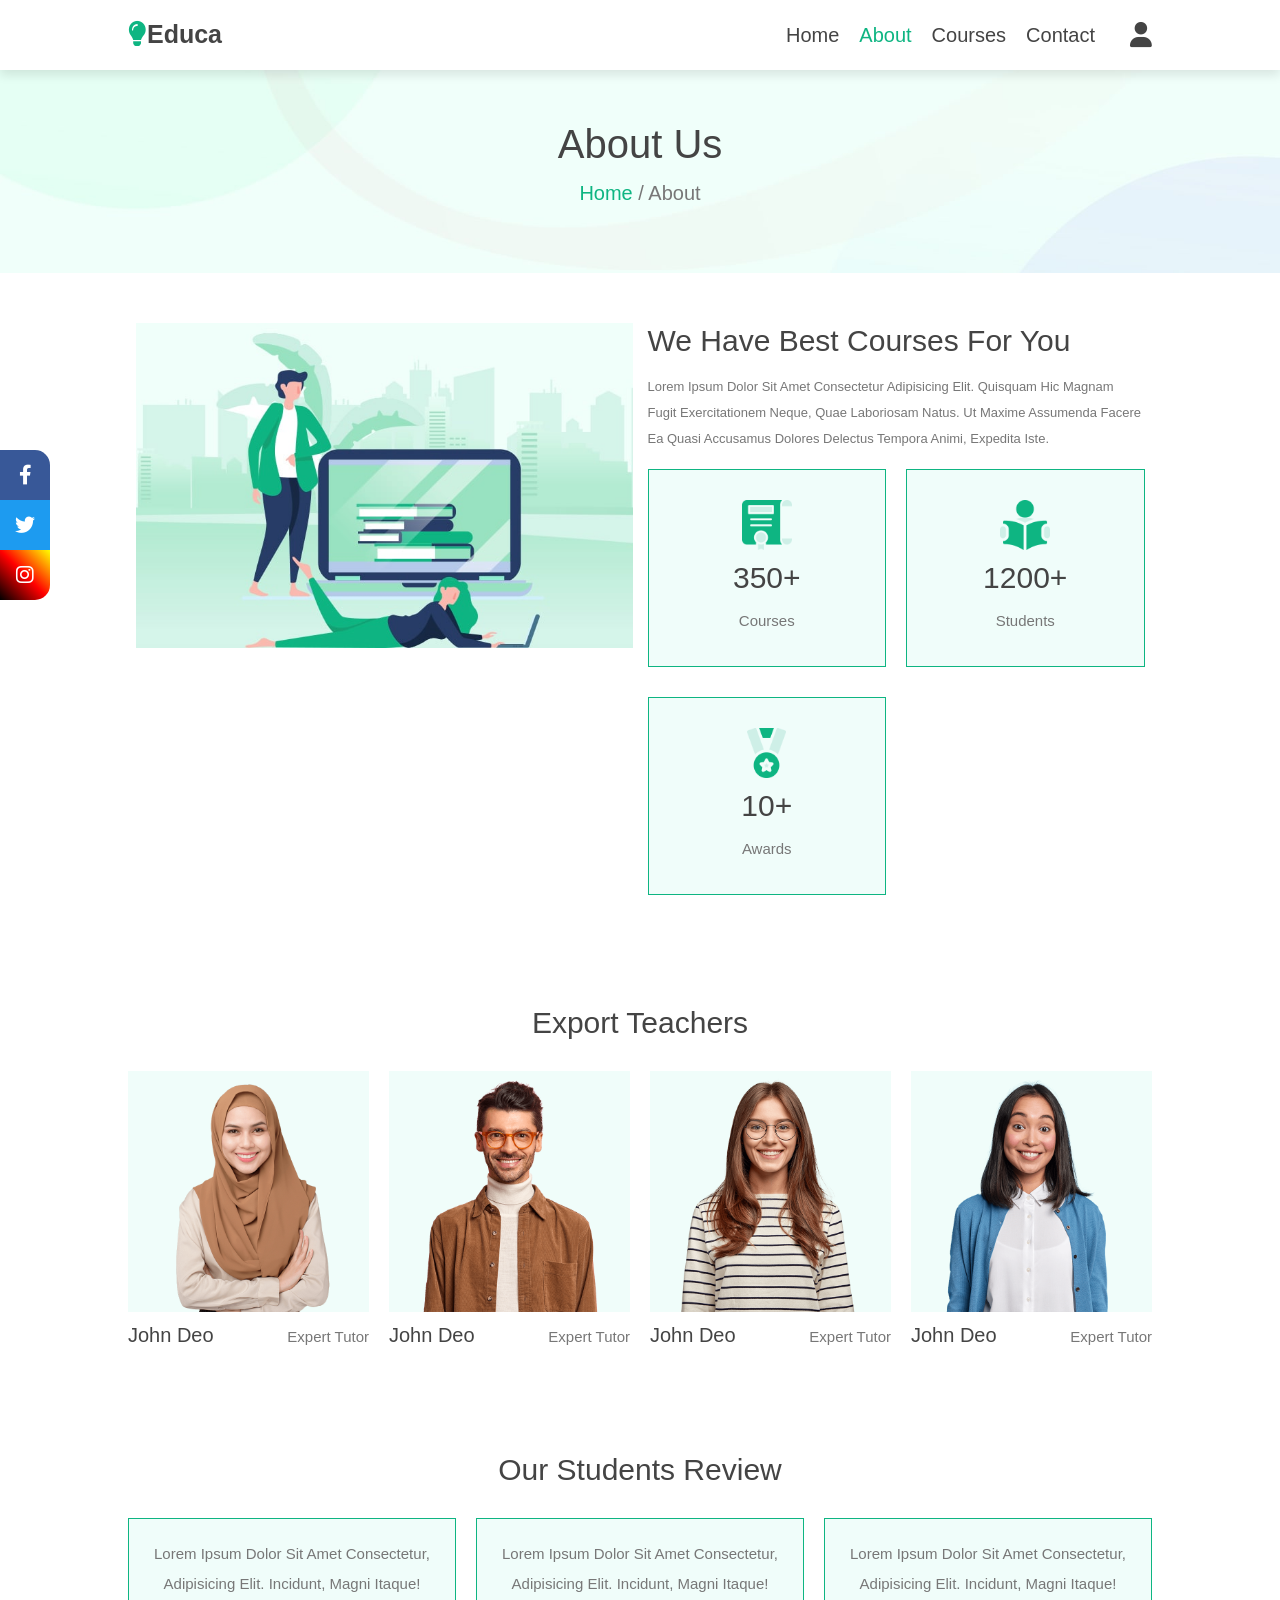
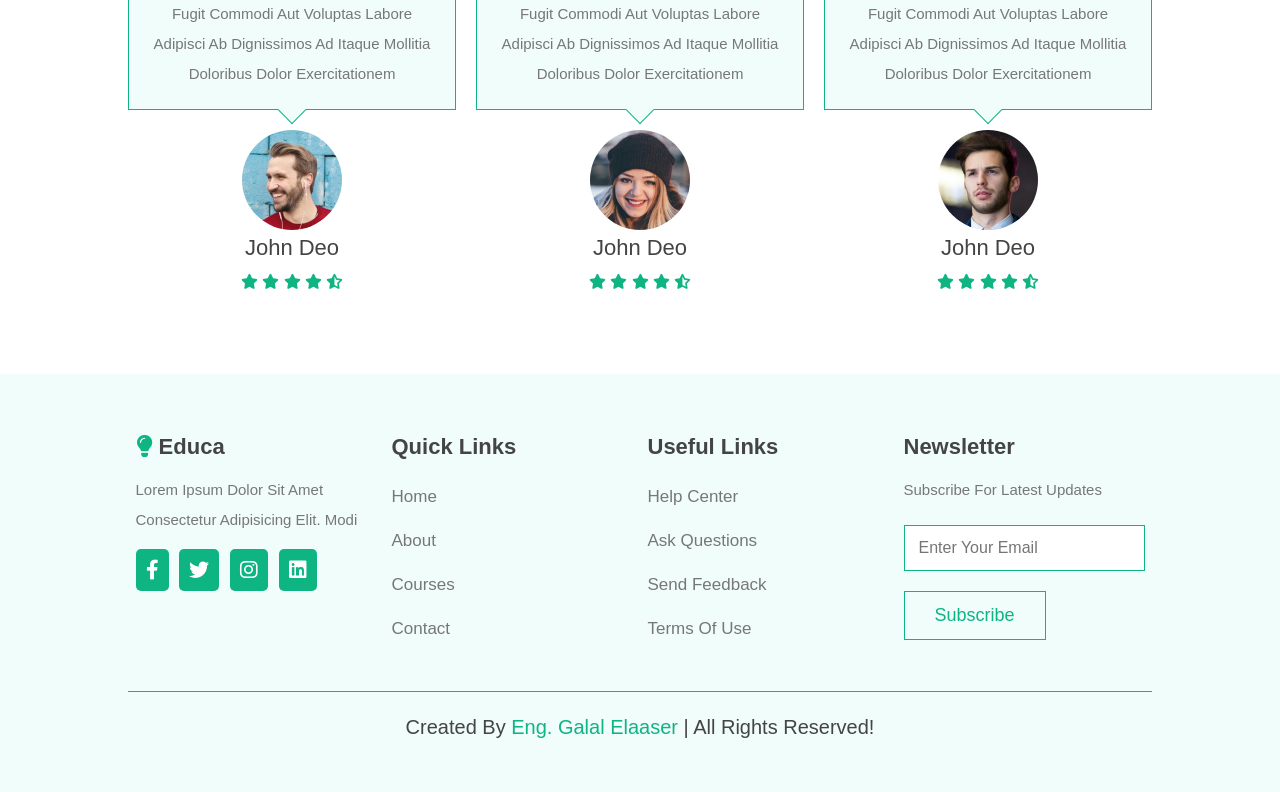
<file: about.html>
<!doctype html>
<html lang="en">
  <head>
    <!-- Required meta tags -->
    <meta charset="utf-8">
    <meta name="viewport" content="width=device-width, initial-scale=1">
    <link rel="stylesheet" href="style.scss">
    <link rel="stylesheet" href="style.css">
    <link rel="stylesheet" href="./css/all.min.css">
    <link rel="stylesheet" href="./css/bootstrap.min.css">
    <link rel="stylesheet"href="https://unpkg.com/swiper@8/swiper-bundle.min.css"/>
    <title>Education website</title>
</head>
<body>
    <!------------------------------------------- start of header ------------------------------------ -->
<header class="header">
    <a href="#" class="logo"><i class="fas fa-lightbulb"></i>Educa</a>

    <nav class="navbar">
        <div id="close-navbar" class="fas fa-times"></div>
        <a href="./index.html">Home</a>
        <a href="./about.html">About</a>
        <a href="./Courses.html">Courses</a>
        <a href="./Contact.html">Contact</a>
    </nav>

    <div class="icons">
        <div id="account-btn" class="fas fa-user"></div>
        <div id="menu-btn" class="fas fa-bars"></div>
    </div>
</header>

<!------------------------------------------start of account------------------------------------ -->
<div class="account-form">

<div id="close-form" class="fas fa-times"></div>

<div class="buttons">
<span class="Btn login-btn active">login</span>
<span class="Btn register-btn">register</span>
</div>
<form class="login-form actives" action="">
<h3>login now</h3>
<input type="email" placeholder="enter your email" name="" id="" required class="box">
<input type="password" placeholder="enter your password" name="" id="" class="box">
<div class="flex">
    <input type="checkbox" name="" id="remember-me">
    <label for="remember-me">remember me</label>
    <a href="#">forget password</a>
</div>
<input type="submit" value="login now" class="Btn">
</form>

<form class="register-form" action="">
<h3>register now</h3>
<input type="email" placeholder="enter your email" name="" id="" required class="box">
<input type="password" placeholder="enter your password" name="" id="" class="box">
<input type="password" placeholder="confirm your password" name="" id="" class="box">

<input type="submit" value="register now" class="Btn">
</form>

</div>

<!------------------------------------------end of account------------------------------------ -->
<!------------------------------------------- end of header ------------------------------------ -->
<!-------------------------------------------------- start of heading-link ------------------------>
<section class="heading-link">
    <h3>about us</h3>
    <p><a href="./index.html">home</a> / about</p>
</section>
<!-------------------------------------------------- end of heading-link -------------------------->
<!-------------------------------------------------- start of about ------------------------------>
<section class="about" id="about">
    <div class="container">
        <div class="row">
            <div class="col-md-6 col-xs-12">
                <div class="image">
                    <img src="./image/about-img.jpg" alt="">
                </div>
            </div>
            <div class="col-md-6 col-xs-12">
                <div class="content">
                    <h3>we have best courses for you</h3>
                    <p>Lorem ipsum dolor sit amet consectetur adipisicing elit. Quisquam hic magnam fugit exercitationem neque, quae laboriosam natus. Ut maxime assumenda facere ea quasi accusamus dolores delectus tempora animi, expedita iste.</p>
                    <div class="icons">
                        <div class="icon">
                            <img src="./image/about-icon-1.png" alt="">
                            <h3>350+</h3>
                            <span>courses</span>
                        </div>
                        <div class="icon">
                            <img src="./image/about-icon-2.png" alt="">
                            <h3>1200+</h3>
                            <span>students</span>
                        </div>
                        <div class="icon">
                            <img src="./image/about-icon-3.png" alt="">
                            <h3>10+</h3>
                            <span>awards</span>
                        </div>
                    </div>
                </div>
            </div>
        </div>
    </div>
</section>
<!-------------------------------------------------- end of about ------------------------------>
<!-------------------------------------------------- start of teachers ------------------------->
<section class="teachers" id="teachers">
    <h1 class="heading">export teachers</h1>
    <div class="swiper teacher-slider">
        <div class="swiper-wrapper">
            <div class="swiper-slide slide">
                <div class="image">
                    <img src="./image/teacher-1.png" alt="">
                    <div class="share">
                      <a href="#"><i class="fa-brands fa-facebook-f"></i></a>          
                      <a href="#"><i class="fa-brands fa-twitter"></i></a>
                      <a href="#"><i class="fa-brands fa-instagram"></i></a>
                      <a href="#"><i class="fa-brands fa-linkedin"></i></a>
                    </div>
                </div>
                <div class="content">
                    <h3>john deo</h3>
                    <span>expert tutor</span>
                </div>
            </div>

            <div class="swiper-slide slide">
                <div class="image">
                    <img src="./image/teacher-2.png" alt="">
                    <div class="share">
                      <a href="#"><i class="fa-brands fa-facebook-f"></i></a>          
                      <a href="#"><i class="fa-brands fa-twitter"></i></a>
                      <a href="#"><i class="fa-brands fa-instagram"></i></a>
                      <a href="#"><i class="fa-brands fa-linkedin"></i></a>
                    </div>
                </div>
                <div class="content">
                    <h3>john deo</h3>
                    <span>expert tutor</span>
                </div>
            </div>

            <div class="swiper-slide slide">
                <div class="image">
                    <img src="./image/teacher-3.png" alt="">
                    <div class="share">
                      <a href="#"><i class="fa-brands fa-facebook-f"></i></a>          
                      <a href="#"><i class="fa-brands fa-twitter"></i></a>
                      <a href="#"><i class="fa-brands fa-instagram"></i></a>
                      <a href="#"><i class="fa-brands fa-linkedin"></i></a>
                    </div>
                </div>
                <div class="content">
                    <h3>john deo</h3>
                    <span>expert tutor</span>
                </div>
            </div>

            <div class="swiper-slide slide">
                <div class="image">
                    <img src="./image/teacher-4.png" alt="">
                    <div class="share">
                      <a href="#"><i class="fa-brands fa-facebook-f"></i></a>          
                      <a href="#"><i class="fa-brands fa-twitter"></i></a>
                      <a href="#"><i class="fa-brands fa-instagram"></i></a>
                      <a href="#"><i class="fa-brands fa-linkedin"></i></a>
                    </div>
                </div>
                <div class="content">
                    <h3>john deo</h3>
                    <span>expert tutor</span>
                </div>
            </div>

            <div class="swiper-slide slide">
                <div class="image">
                    <img src="./image/teacher-5.png" alt="">
                    <div class="share">
                      <a href="#"><i class="fa-brands fa-facebook-f"></i></a>          
                      <a href="#"><i class="fa-brands fa-twitter"></i></a>
                      <a href="#"><i class="fa-brands fa-instagram"></i></a>
                      <a href="#"><i class="fa-brands fa-linkedin"></i></a>
                    </div>
                </div>
                <div class="content">
                    <h3>john deo</h3>
                    <span>expert tutor</span>
                </div>
            </div>

            <div class="swiper-slide slide">
                <div class="image">
                    <img src="./image/teacher-6.png" alt="">
                    <div class="share">
                      <a href="#"><i class="fa-brands fa-facebook-f"></i></a>          
                      <a href="#"><i class="fa-brands fa-twitter"></i></a>
                      <a href="#"><i class="fa-brands fa-instagram"></i></a>
                      <a href="#"><i class="fa-brands fa-linkedin"></i></a>
                    </div>
                </div>
                <div class="content">
                    <h3>john deo</h3>
                    <span>expert tutor</span>
                </div>
            </div>

        </div>
    </div>
</section>
<!-------------------------------------------------- end of teachers ------------------------->
<!-------------------------------------------------- start of reviews ----------------------->
<section class="reviews" id="reviews">
    <h1 class="heading">our students review</h1>
    <div class="swiper reviews-slider">
        <div class="swiper-wrapper">
            <div class="swiper-slide slide">
                <p>Lorem ipsum dolor sit amet consectetur, adipisicing elit. Incidunt, magni itaque! Fugit commodi aut voluptas labore adipisci ab dignissimos ad itaque mollitia doloribus dolor exercitationem</p>
                <img src="./image/pic-1.png" alt="">
            <h3>john deo</h3>
            <div class="stars">
                <i class="fas fa-star"></i>
                <i class="fas fa-star"></i>
                <i class="fas fa-star"></i>
                <i class="fas fa-star"></i>
                <i class="fas fa-star-half-alt"></i>
            </div>
            </div>

            <div class="swiper-slide slide">
                <p>Lorem ipsum dolor sit amet consectetur, adipisicing elit. Incidunt, magni itaque! Fugit commodi aut voluptas labore adipisci ab dignissimos ad itaque mollitia doloribus dolor exercitationem</p>
                <img src="./image/pic-2.png" alt="">
            <h3>john deo</h3>
            <div class="stars">
                <i class="fas fa-star"></i>
                <i class="fas fa-star"></i>
                <i class="fas fa-star"></i>
                <i class="fas fa-star"></i>
                <i class="fas fa-star-half-alt"></i>
            </div>
            </div>

            <div class="swiper-slide slide">
                <p>Lorem ipsum dolor sit amet consectetur, adipisicing elit. Incidunt, magni itaque! Fugit commodi aut voluptas labore adipisci ab dignissimos ad itaque mollitia doloribus dolor exercitationem</p>
                <img src="./image/pic-3.png" alt="">
            <h3>john deo</h3>
            <div class="stars">
                <i class="fas fa-star"></i>
                <i class="fas fa-star"></i>
                <i class="fas fa-star"></i>
                <i class="fas fa-star"></i>
                <i class="fas fa-star-half-alt"></i>
            </div>
            </div>

            <div class="swiper-slide slide">
                <p>Lorem ipsum dolor sit amet consectetur, adipisicing elit. Incidunt, magni itaque! Fugit commodi aut voluptas labore adipisci ab dignissimos ad itaque mollitia doloribus dolor exercitationem</p>
                <img src="./image/pic-4.png" alt="">
            <h3>john deo</h3>
            <div class="stars">
                <i class="fas fa-star"></i>
                <i class="fas fa-star"></i>
                <i class="fas fa-star"></i>
                <i class="fas fa-star"></i>
                <i class="fas fa-star-half-alt"></i>
            </div>
            </div>

            <div class="swiper-slide slide">
                <p>Lorem ipsum dolor sit amet consectetur, adipisicing elit. Incidunt, magni itaque! Fugit commodi aut voluptas labore adipisci ab dignissimos ad itaque mollitia doloribus dolor exercitationem</p>
                <img src="./image/pic-5.png" alt="">
            <h3>john deo</h3>
            <div class="stars">
                <i class="fas fa-star"></i>
                <i class="fas fa-star"></i>
                <i class="fas fa-star"></i>
                <i class="fas fa-star"></i>
                <i class="fas fa-star-half-alt"></i>
            </div>
            </div>

            <div class="swiper-slide slide">
                <p>Lorem ipsum dolor sit amet consectetur, adipisicing elit. Incidunt, magni itaque! Fugit commodi aut voluptas labore adipisci ab dignissimos ad itaque mollitia doloribus dolor exercitationem</p>
                <img src="./image/pic-6.png" alt="">
            <h3>john deo</h3>
            <div class="stars">
                <i class="fas fa-star"></i>
                <i class="fas fa-star"></i>
                <i class="fas fa-star"></i>
                <i class="fas fa-star"></i>
                <i class="fas fa-star-half-alt"></i>
            </div>
            </div>
        </div>
    </div>
</section>
<!-------------------------------------------------- end of reviews ------------------------->
<!-------------------------------------------------- start of footer --------------------------->
<section class="footer" id="footer">
    <div class="container">
        <div class="row">
            <div class="col-lg-3 col-md-6 col-xs-12">
                <div class="box">
                    <h3> <i class="fas fa-lightbulb"></i> Educa</h3>
                    <p>Lorem ipsum dolor sit amet consectetur adipisicing elit. Modi</p>
                    <div class="share">
                      <a href="#"><i class="fa-brands fa-facebook-f"></i></a>          
                      <a href="#"><i class="fa-brands fa-twitter"></i></a>
                      <a href="#"><i class="fa-brands fa-instagram"></i></a>
                      <a href="#"><i class="fa-brands fa-linkedin"></i></a>
                    </div>
                </div>
            </div>
            <div class="col-lg-3 col-md-6 col-xs-12">
                <div class="box">
                <h3>quick links</h3>
                    <a href="./index.html" class="link">home</a>
                    <a href="./about.html" class="link">About</a>
                    <a href="./Courses.html" class="link">Courses</a>
                    <a href="./Contact.html" class="link">Contact</a>
                </div>
            </div>
            <div class="col-lg-3 col-md-6 col-xs-12">
                <div class="box">
                <h3>useful links</h3>
                    <a href="#" class="link">help center</a>
                    <a href="#" class="link">ask questions</a>
                    <a href="#" class="link">send feedback</a>
                    <a href="#" class="link">terms of use</a>
                </div>
            </div>
            <div class="col-lg-3 col-md-6 col-xs-12">
                <div class="box">
                    <h3>newsletter</h3>
                    <p>subscribe for latest updates</p>
                    <form action="">
                        <input type="email" name="" placeholder="enter your email" id="" class="email">
                        <input type="submit" value="subscribe" class="Btn">
                    </form>
                </div>
            </div>
        </div>
    </div>
    <div class="credit"> created by <span>Eng. Galal Elaaser</span> | all rights reserved! </div>
</section>
<!-------------------------------------------------- end of footer -------------------------------------->
<!-------------------------------------------------- start of social ------------------------------------>
<div class="social">
    <div class="media">
        <a href="#"><i class="fab fa-facebook-f"></i></a>  
    </div>
    <div class="media">
        <a href="#"><i class="fab fa-twitter"></i></a>  
    </div>
    <div class="media">
        <a href="#"><i class="fab fa-instagram"></i></a>  
    </div>
</div>
<!-------------------------------------------------- end of social -------------------------------------->
<button class="top" type="button"><i class="fa-solid fa-arrow-up"></i></button>

<!------------------------------------------- start of sideBar------------------------------- -->
<!-- <section style="padding: 0;" id="sideBar">
    <div id="colorsBox">
        <h3>Choose your Color</h3>
        <div class="color-item">
    
        </div>
        <div class="color-item">
    
        </div>
        <div class="color-item">
    
        </div>
        <div class="color-item">
    
        </div>
        <div class="color-item">
            
        </div>
        </div>
    <div id="sideBarToggle">
    <i  class="ri-settings-3-fill la-spin"></i> 
    </div>
</section> -->
<!------------------------------------------- end of sideBar------------------------------- -->
</body>
<script src="./js/script.js"></script>
  <script src="./js/jquery-3.2.1.min.js"></script>
  <script src="https://unpkg.com/swiper@8/swiper-bundle.min.js"></script>
  <script src="./js/bootstrap.bundle.js"></script>
<script>
  var swiper = new Swiper(".teacher-slider", {
    loop:true,
    grabCursor:true,
    spaceBetween: 20,
    breakpoints: {
      0: {
        slidesPerView: 1,
      },
      768: {
        slidesPerView: 2,
      },
      991: {
        slidesPerView: 4,
      },
    },
});
  
  var swiper = new Swiper(".reviews-slider", {
    loop:true,
    grabCursor:true,
    spaceBetween: 20,
    breakpoints: {
      0: {
        slidesPerView: 1,
      },
      768: {
        slidesPerView: 2,
      },
      991: {
        slidesPerView: 3,
      },
    },
  });
</script>
</html>
</file>
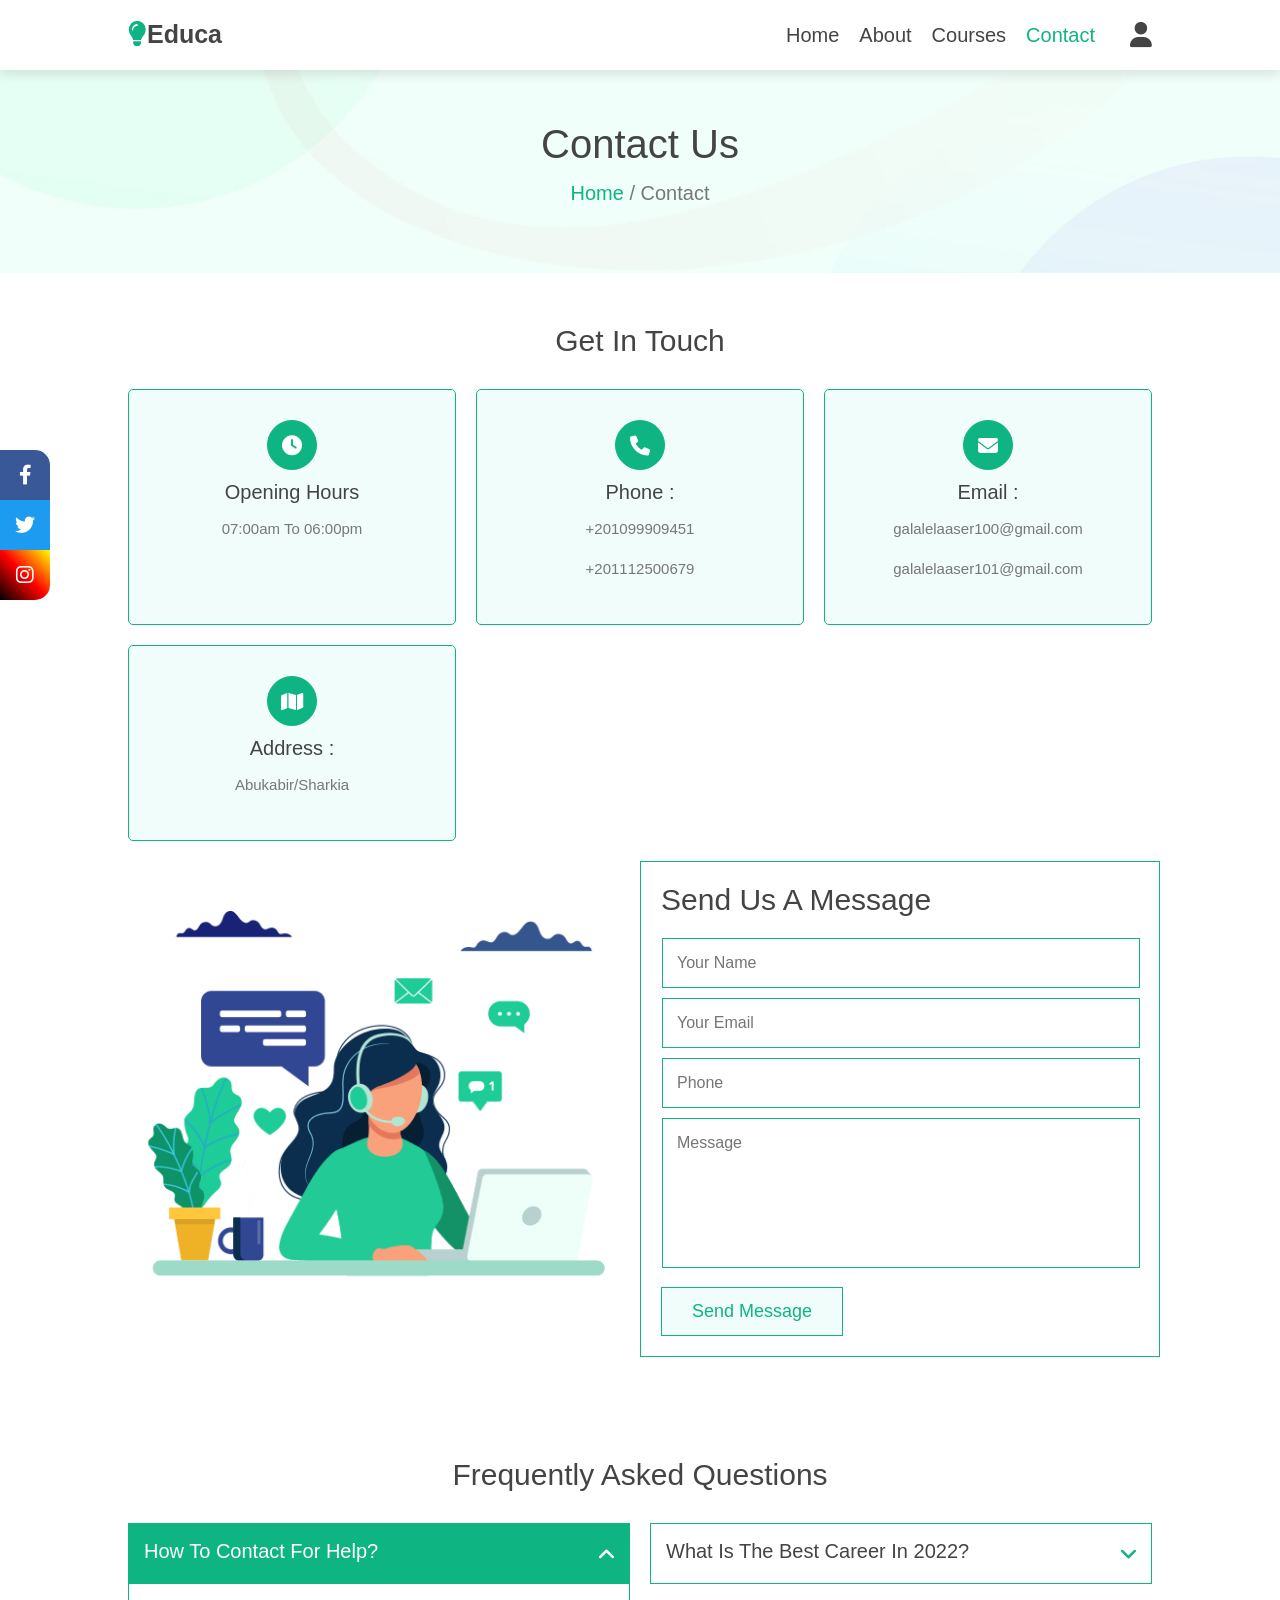
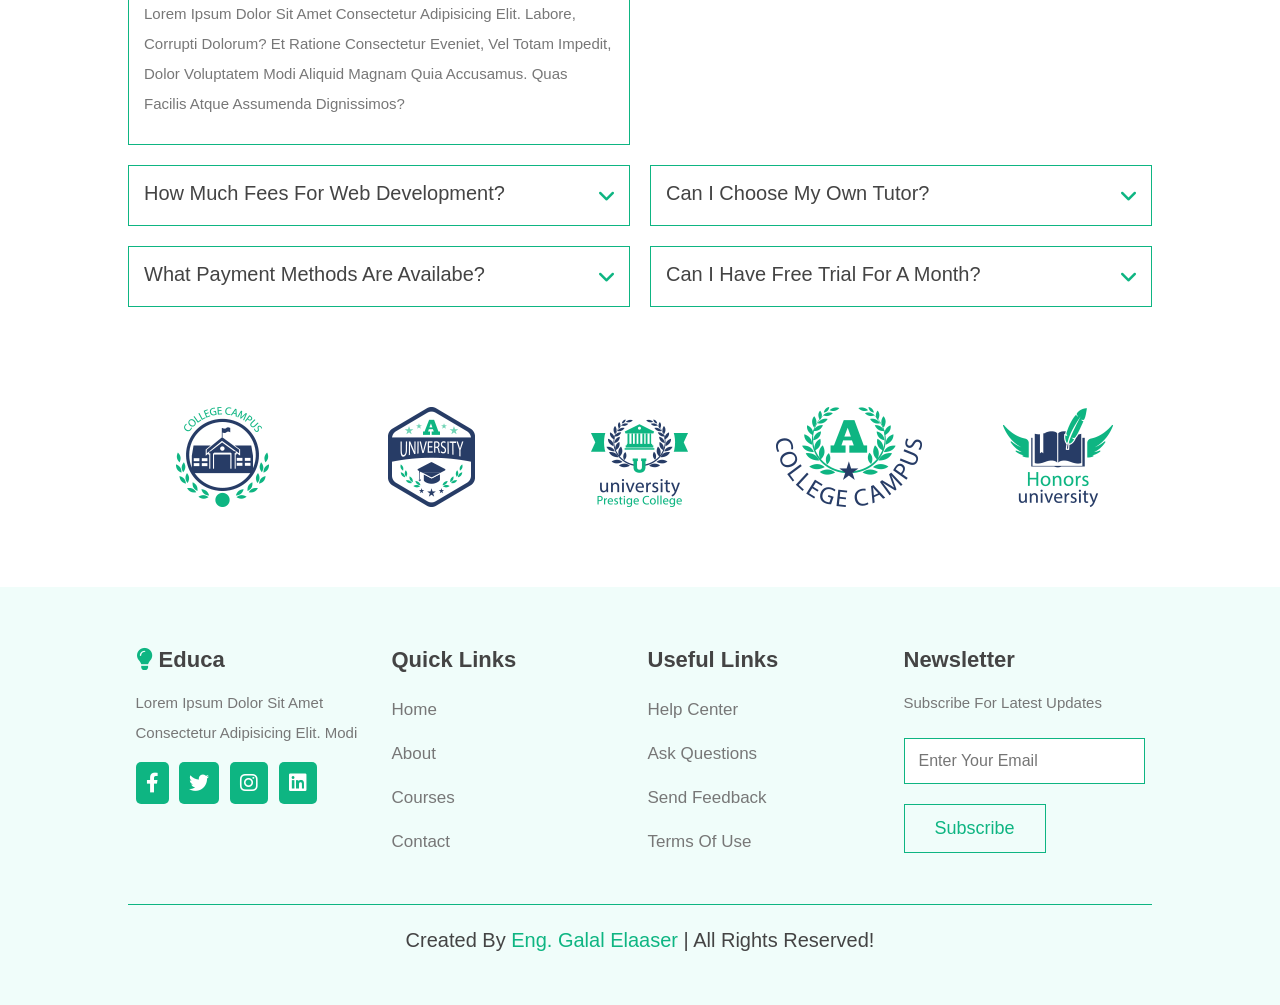
<file: Contact.html>
<!doctype html>
<html lang="en">
  <head>
    <!-- Required meta tags -->
    <meta charset="utf-8">
    <meta name="viewport" content="width=device-width, initial-scale=1">

    <link rel="stylesheet" href="style.scss">
    <link rel="stylesheet" href="style.css">
    <link rel="stylesheet" href="./css/all.min.css">
    <link rel="stylesheet" href="./css/bootstrap.min.css">
    <link rel="stylesheet"href="https://unpkg.com/swiper@8/swiper-bundle.min.css"/>
    <title>Education website</title>
  </head>
  <body>
    <!------------------------------------------- start of header ------------------------------------ -->
<header class="header">
    <a href="#" class="logo"><i class="fas fa-lightbulb"></i>Educa</a>

    <nav class="navbar">
        <div id="close-navbar" class="fas fa-times"></div>
        <a href="./index.html">Home</a>
        <a href="./about.html">About</a>
        <a href="./Courses.html">Courses</a>
        <a href="./Contact.html">Contact</a>
    </nav>

    <div class="icons">
        <div id="account-btn" class="fas fa-user"></div>
        <div id="menu-btn" class="fas fa-bars"></div>
    </div>
</header>
<!------------------------------------------start of account------------------------------------ -->
<div class="account-form">

<div id="close-form" class="fas fa-times"></div>

<div class="buttons">
<span class="Btn login-btn active">login</span>
<span class="Btn register-btn">register</span>
</div>
<form class="login-form actives" action="">
<h3>login now</h3>
<input type="email" placeholder="enter your email" name="" id="" required class="box">
<input type="password" placeholder="enter your password" name="" id="" class="box">
<div class="flex">
    <input type="checkbox" name="" id="remember-me">
    <label for="remember-me">remember me</label>
    <a href="#">forget password</a>
</div>
<input type="submit" value="login now" class="Btn">
</form>

<form class="register-form" action="">
<h3>register now</h3>
<input type="email" placeholder="enter your email" name="" id="" required class="box">
<input type="password" placeholder="enter your password" name="" id="" class="box">
<input type="password" placeholder="confirm your password" name="" id="" class="box">

<input type="submit" value="register now" class="Btn">
</form>

</div>

<!------------------------------------------end of account------------------------------------ -->
<!------------------------------------------- end of header ------------------------------------ -->
<!-------------------------------------------------- start of heading-link ------------------------>
<section class="heading-link">
    <h3>contact us</h3>
    <p><a href="./index.html">home</a> / contact</p>
</section>
<!-------------------------------------------------- end of heading-link ------------------------>
<!-------------------------------------------------- start of contact ------------------------>
<section class="contact" id="contact">
    <h1 class="heading">get in touch</h1>
    <div class="icons-container">
        <div class="icons">
            <i class="fas fa-clock"></i>
            <h3>Opening hours</h3>
            <p>07:00am to 06:00pm</p>
        </div>
        <div class="icons">   
            <i class="fas fa-phone"></i>
            <h3>phone :</h3>
            <p>+201099909451</p>
            <p>+201112500679</p>
        </div>
        <div class="icons">
            <i class="fas fa-envelope"></i>
            <h3>email : </h3>
            <p style="text-transform: lowercase;">galalelaaser100@gmail.com</p>
            <p style="text-transform: lowercase;">galalelaaser101@gmail.com</p>
        </div>
        <div class="icons">
            <i class="fas fa-map"></i>
            <h3>address :</h3>
            <p>Abukabir/Sharkia</p>
        </div>
    </div>
    </div>

    <div class="row">
        <div class="col-md-6">
            <div class="image">
                <img src="./image/contact-img.png" alt="">
            </div>
        </div>
        <form  action="" class="col-md-6">
            <h3>send us a message</h3>
            <input type="text" placeholder="your name" class="box" required>
            <input type="email" placeholder="your email" class="box" required>
            <input type="number" placeholder="phone" class="box" required>
            <textarea name="" placeholder="message" class="box" id="" cols="30" rows="10" required></textarea>
            <input type="submit" value="send message" class="Btn">
        </form>
    </div>
</section>
<!-------------------------------------------------- end of contact ------------------------>
<!-------------------------------------------------- start of faq ------------------------>
<section class="faq">
    <h1 class="heading">frequently asked questions</h1>
    <div class="accordion-container">
        <div class="accordion active">
            <div class="accordion-heading">
            <h3>how to contact for help?</h3>
            <i class="fas fa-angle-down"></i>
            </div>
            <p class="accordion-content">
                Lorem ipsum dolor sit amet consectetur adipisicing elit. Labore, corrupti dolorum? Et ratione consectetur eveniet, vel totam impedit, dolor voluptatem modi aliquid magnam quia accusamus. Quas facilis atque assumenda dignissimos?
            </p>
        </div>

        <div class="accordion">
            <div class="accordion-heading">
            <h3>what is the best career in 2022?</h3>
            <i class="fas fa-angle-down"></i>
            </div>
            <p class="accordion-content">
                Lorem ipsum dolor sit amet consectetur adipisicing elit. Labore, corrupti dolorum? Et ratione consectetur eveniet, vel totam impedit, dolor voluptatem modi aliquid magnam quia accusamus. Quas facilis atque assumenda dignissimos?
            </p>
        </div>

        <div class="accordion">
            <div class="accordion-heading">
            <h3>how much fees for web development?</h3>
            <i class="fas fa-angle-down"></i>
            </div>
            <p class="accordion-content">
                Lorem ipsum dolor sit amet consectetur adipisicing elit. Labore, corrupti dolorum? Et ratione consectetur eveniet, vel totam impedit, dolor voluptatem modi aliquid magnam quia accusamus. Quas facilis atque assumenda dignissimos?
            </p>
        </div>

        <div class="accordion">
            <div class="accordion-heading">
            <h3>can I choose my own tutor?</h3>
            <i class="fas fa-angle-down"></i>
            </div>
            <p class="accordion-content">
                Lorem ipsum dolor sit amet consectetur adipisicing elit. Labore, corrupti dolorum? Et ratione consectetur eveniet, vel totam impedit, dolor voluptatem modi aliquid magnam quia accusamus. Quas facilis atque assumenda dignissimos?
            </p>
        </div>

        <div class="accordion">
            <div class="accordion-heading">
            <h3>what payment methods are availabe?</h3>
            <i class="fas fa-angle-down"></i>
            </div>
            <p class="accordion-content">
                Lorem ipsum dolor sit amet consectetur adipisicing elit. Labore, corrupti dolorum? Et ratione consectetur eveniet, vel totam impedit, dolor voluptatem modi aliquid magnam quia accusamus. Quas facilis atque assumenda dignissimos?
            </p>
        </div>

        <div class="accordion">
            <div class="accordion-heading">
            <h3>can I have free trial for a month?</h3>
            <i class="fas fa-angle-down"></i>
            </div>
            <p class="accordion-content">
                Lorem ipsum dolor sit amet consectetur adipisicing elit. Labore, corrupti dolorum? Et ratione consectetur eveniet, vel totam impedit, dolor voluptatem modi aliquid magnam quia accusamus. Quas facilis atque assumenda dignissimos?
            </p>
        </div>

    </div>
</section>
<!-------------------------------------------------- end of faq ------------------------>
<!-------------------------------------------------- start of logo slider -------------------->
<section class="logo-container">
    <div class="swiper logo-slider">
        <div class="swiper-wrapper">
            <div class="swiper-slide"> <img src="./image/partner-logo-1.png" alt=""> </div>
            <div class="swiper-slide"> <img src="./image/partner-logo-2.png" alt=""> </div>
            <div class="swiper-slide"> <img src="./image/partner-logo-3.png" alt=""> </div>
            <div class="swiper-slide"> <img src="./image/partner-logo-4.png" alt=""> </div>
            <div class="swiper-slide"> <img src="./image/partner-logo-5.png" alt=""> </div>
        </div>
    </div>
</section>
<!-------------------------------------------------- end of logo slider -------------------->
<!-------------------------------------------------- start of footer -------------------->
<section class="footer" id="footer">
    <div class="container">
        <div class="row">
            <div class="col-lg-3 col-md-6 col-xs-12">
                <div class="box">
                    <h3> <i class="fas fa-lightbulb"></i> Educa</h3>
                    <p>Lorem ipsum dolor sit amet consectetur adipisicing elit. Modi</p>
                    <div class="share">
                      <a href="#"><i class="fa-brands fa-facebook-f"></i></a>          
                      <a href="#"><i class="fa-brands fa-twitter"></i></a>
                      <a href="#"><i class="fa-brands fa-instagram"></i></a>
                      <a href="#"><i class="fa-brands fa-linkedin"></i></a>
                    </div>
                </div>
            </div>
            <div class="col-lg-3 col-md-6 col-xs-12">
                <div class="box">
                <h3>quick links</h3>
                <a href="./index.html" class="link">home</a>
                <a href="./about.html" class="link">About</a>
                <a href="./Courses.html" class="link">Courses</a>
                <a href="./Contact.html" class="link">Contact</a>
                </div>
            </div>
            <div class="col-lg-3 col-md-6 col-xs-12">
                <div class="box">
                <h3>useful links</h3>
                    <a href="#" class="link">help center</a>
                    <a href="#" class="link">ask questions</a>
                    <a href="#" class="link">send feedback</a>
                    <a href="#" class="link">terms of use</a>
                </div>
            </div>
            <div class="col-lg-3 col-md-6 col-xs-12">
                <div class="box">
                    <h3>newsletter</h3>
                    <p>subscribe for latest updates</p>
                    <form action="">
                        <input type="email" name="" placeholder="enter your email" id="" class="email">
                        <input type="submit" value="subscribe" class="Btn">
                    </form>
                </div>
            </div>
        </div>
    </div>
    <div class="credit"> created by <span>Eng. Galal Elaaser</span> | all rights reserved! </div>
</section>
<!-------------------------------------------------- end of footer -------------------------------------->
<!-------------------------------------------------- start of social -------------------------------------->
<div class="social">
    <div class="media">
        <a href="#"><i class="fab fa-facebook-f"></i></a>  
    </div>
    <div class="media">
        <a href="#"><i class="fab fa-twitter"></i></a>  
    </div>
    <div class="media">
        <a href="#"><i class="fab fa-instagram"></i></a>  
    </div>
</div>
<!-------------------------------------------------- end of social -------------------------------------->
<button class="top" type="button"><i class="fa-solid fa-arrow-up"></i></button>

<!------------------------------------------- start of sideBar------------------------------- -->
<!-- <section style="padding: 0;" id="sideBar">
    <div id="colorsBox">
        <h3>Choose your Color</h3>
        <div class="color-item">
    
        </div>
        <div class="color-item">
    
        </div>
        <div class="color-item">
    
        </div>
        <div class="color-item">
    
        </div>
        <div class="color-item">
            
        </div>
        </div>
    <div id="sideBarToggle">
    <i  class="ri-settings-3-fill la-spin"></i> 
    </div>
</section> -->
<!------------------------------------------- end of sideBar------------------------------- -->
  </body>
    <script src="./js/script.js"></script>
    <script src="./js/jquery-3.2.1.min.js"></script>
    <script src="https://unpkg.com/swiper@8/swiper-bundle.min.js"></script>
    <script src="./js/bootstrap.bundle.js"></script>
    <script>
          
      var swiper = new Swiper(".logo-slider", {
        loop:true,
        grabCursor:true,
        spaceBetween: 20,
        breakpoints: {
          0: {
            slidesPerView: 1,
          },
        450: {
            slidesPerView: 2,
          },
          768: {
            slidesPerView: 3,
          },
          991: {
            slidesPerView: 4,
          },
          1200: {
            slidesPerView: 5,
          },
        },
      });
        </script>
</html>
</file>
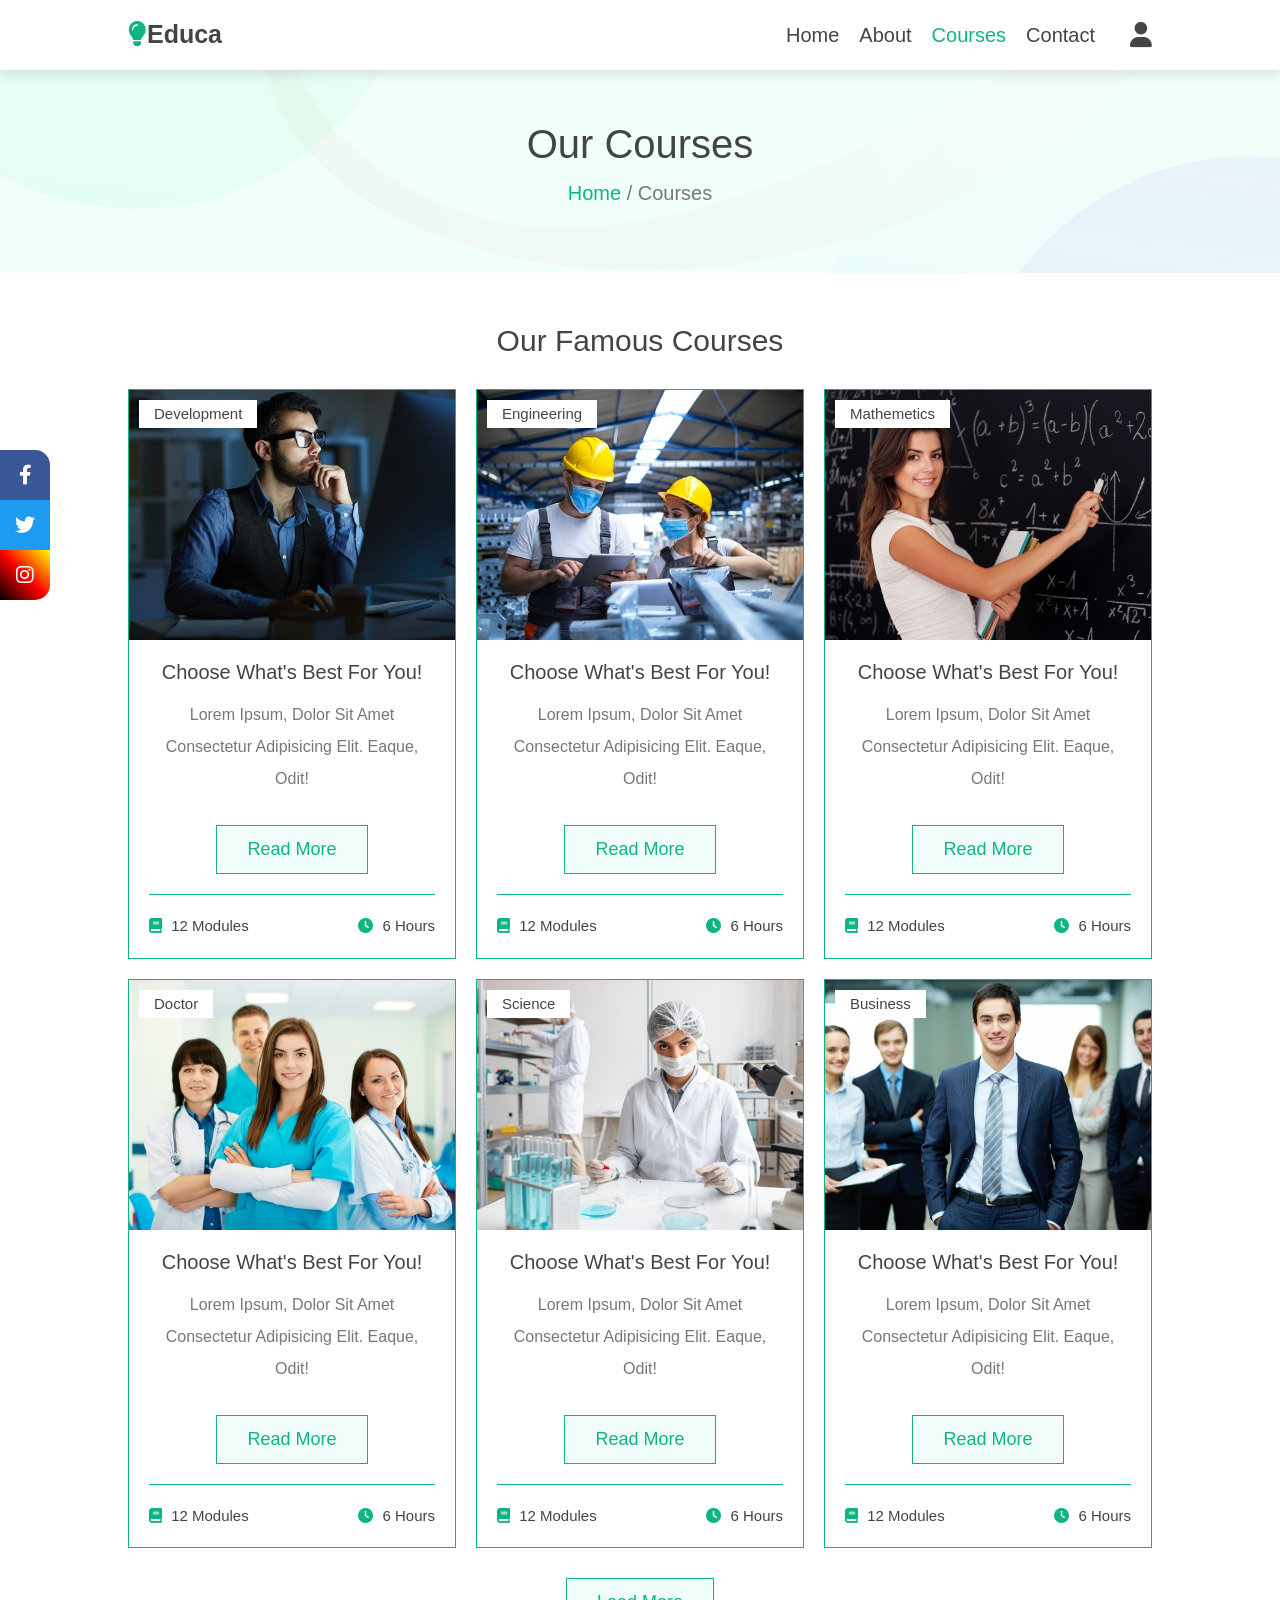
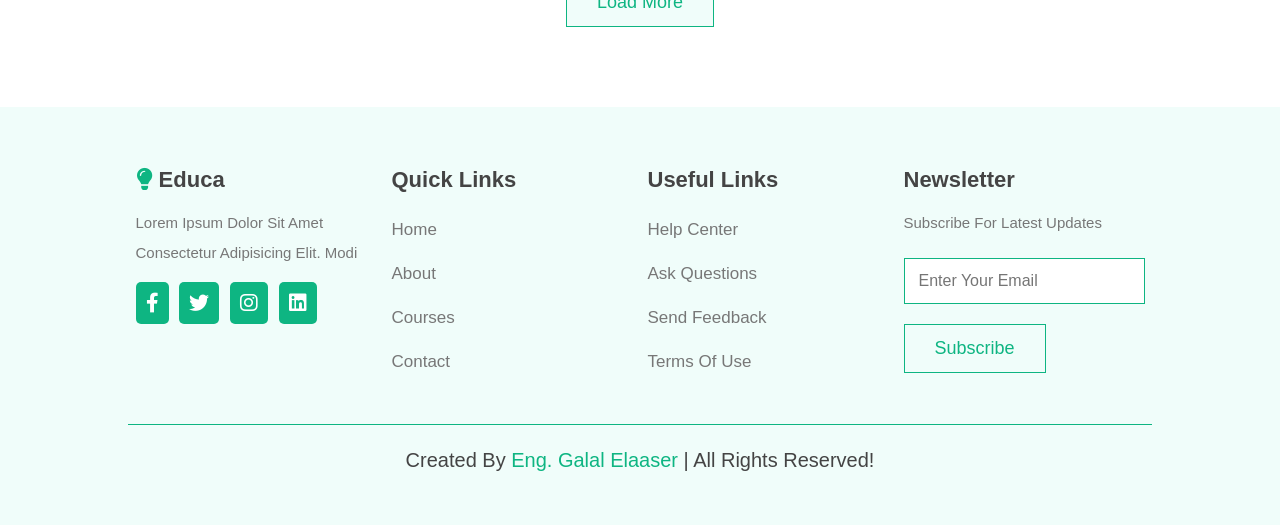
<file: Courses.html>
<!doctype html>
<html lang="en">
  <head>
    <!-- Required meta tags -->
    <meta charset="utf-8">
    <meta name="viewport" content="width=device-width, initial-scale=1">

    <link rel="stylesheet" href="style.scss">
    <link rel="stylesheet" href="style.css">
    <link rel="stylesheet" href="./css/all.min.css">
    <link rel="stylesheet" href="./css/bootstrap.min.css">
    <link rel="stylesheet"href="https://unpkg.com/swiper@8/swiper-bundle.min.css"/>
    <title>Education website</title>
  </head>
  <body>
    <!------------------------------------------- start of header ------------------------------------ -->
<header class="header">
    <a href="#" class="logo"><i class="fas fa-lightbulb"></i>Educa</a>

    <nav class="navbar">
        <div id="close-navbar" class="fas fa-times"></div>
        <a href="./index.html">Home</a>
        <a href="./about.html">About</a>
        <a href="./Courses.html">Courses</a>
        <a href="./Contact.html">Contact</a>
    </nav>

    <div class="icons">
        <div id="account-btn" class="fas fa-user"></div>
        <div id="menu-btn" class="fas fa-bars"></div>
    </div>
</header>

<!------------------------------------------start of account------------------------------------ -->
<div class="account-form">

<div id="close-form" class="fas fa-times"></div>

<div class="buttons">
<span class="Btn login-btn active">login</span>
<span class="Btn register-btn">register</span>
</div>
<form class="login-form actives" action="">
<h3>login now</h3>
<input type="email" placeholder="enter your email" name="" id="" required class="box">
<input type="password" placeholder="enter your password" name="" id="" class="box">
<div class="flex">
    <input type="checkbox" name="" id="remember-me">
    <label for="remember-me">remember me</label>
    <a href="#">forget password</a>
</div>
<input type="submit" value="login now" class="Btn">
</form>

<form class="register-form" action="">
<h3>register now</h3>
<input type="email" placeholder="enter your email" name="" id="" required class="box">
<input type="password" placeholder="enter your password" name="" id="" class="box">
<input type="password" placeholder="confirm your password" name="" id="" class="box">

<input type="submit" value="register now" class="Btn">
</form>

</div>

<!------------------------------------------end of account------------------------------------ -->
<!------------------------------------------- end of header ------------------------------------ -->
<!-------------------------------------------------- start of heading-link ------------------------>
<section class="heading-link">
    <h3>our courses</h3>
    <p><a href="./index.html">home</a> / courses</p>
</section>
<!-------------------------------------------------- end of heading-link ------------------------>
<section class="courses">
    <h1 class="heading">our famous courses</h1>
    <div class="box-container">
        <div class="box">
            <div class="image">
                <img src="./image/course-2-1.jpg" alt="">
                <h3>development</h3>
            </div>
            <div class="content">
                <h3>choose what's best for you!</h3>
                <p>Lorem ipsum, dolor sit amet consectetur adipisicing elit. Eaque, odit!</p>
                <a href="#" class="Btn">read more</a>
                <div class="icons">
                <span><i class="fas fa-book"></i> 12 modules </span>
                <span><i class="fas fa-clock"></i> 6 hours </span>
                </div>
            </div>
        </div>

        <div class="box">
            <div class="image">
                <img src="./image/course-2-2.jpg" alt="">
                <h3>engineering</h3>
            </div>
            <div class="content">
                <h3>choose what's best for you!</h3>
                <p>Lorem ipsum, dolor sit amet consectetur adipisicing elit. Eaque, odit!</p>
                <a href="#" class="Btn">read more</a>
                <div class="icons">
                <span><i class="fas fa-book"></i> 12 modules </span>
                <span><i class="fas fa-clock"></i> 6 hours </span>
                </div>
            </div>
        </div>

        <div class="box">
            <div class="image">
                <img src="./image/course-2-3.jpg" alt="">
                <h3>mathemetics</h3>
            </div>
            <div class="content">
                <h3>choose what's best for you!</h3>
                <p>Lorem ipsum, dolor sit amet consectetur adipisicing elit. Eaque, odit!</p>
                <a href="#" class="Btn">read more</a>
                <div class="icons">
                <span><i class="fas fa-book"></i> 12 modules </span>
                <span><i class="fas fa-clock"></i> 6 hours </span>
                </div>
            </div>
        </div>

        <div class="box">
            <div class="image">
                <img src="./image/course-2-4.jpg" alt="">
                <h3>doctor</h3>
            </div>
            <div class="content">
                <h3>choose what's best for you!</h3>
                <p>Lorem ipsum, dolor sit amet consectetur adipisicing elit. Eaque, odit!</p>
                <a href="#" class="Btn">read more</a>
                <div class="icons">
                <span><i class="fas fa-book"></i> 12 modules </span>
                <span><i class="fas fa-clock"></i> 6 hours </span>
                </div>
            </div>
        </div>

        <div class="box">
            <div class="image">
                <img src="./image/course-2-5.jpg" alt="">
                <h3>science</h3>
            </div>
            <div class="content">
                <h3>choose what's best for you!</h3>
                <p>Lorem ipsum, dolor sit amet consectetur adipisicing elit. Eaque, odit!</p>
                <a href="#" class="Btn">read more</a>
                <div class="icons">
                <span><i class="fas fa-book"></i> 12 modules </span>
                <span><i class="fas fa-clock"></i> 6 hours </span>
                </div>
            </div>
        </div>

        <div class="box">
            <div class="image">
                <img src="./image/course-2-6.jpg" alt="">
                <h3>business</h3>
            </div>
            <div class="content">
                <h3>choose what's best for you!</h3>
                <p>Lorem ipsum, dolor sit amet consectetur adipisicing elit. Eaque, odit!</p>
                <a href="#" class="Btn">read more</a>
                <div class="icons">
                <span><i class="fas fa-book"></i> 12 modules </span>
                <span><i class="fas fa-clock"></i> 6 hours </span>
                </div>
            </div>
        </div>

        <div class="box hide">
            <div class="image">
                <img src="./image/course-2-7.jpg" alt="">
                <h3>teaching</h3>
            </div>
            <div class="content">
                <h3>choose what's best for you!</h3>
                <p>Lorem ipsum, dolor sit amet consectetur adipisicing elit. Eaque, odit!</p>
                <a href="#" class="Btn">read more</a>
                <div class="icons">
                <span><i class="fas fa-book"></i> 12 modules </span>
                <span><i class="fas fa-clock"></i> 6 hours </span>
                </div>
            </div>
        </div>

        <div class="box hide">
            <div class="image">
                <img src="./image/course-2-8.jpg" alt="">
                <h3>designing</h3>
            </div>
            <div class="content">
                <h3>choose what's best for you!</h3>
                <p>Lorem ipsum, dolor sit amet consectetur adipisicing elit. Eaque, odit!</p>
                <a href="#" class="Btn">read more</a>
                <div class="icons">
                <span><i class="fas fa-book"></i> 12 modules </span>
                <span><i class="fas fa-clock"></i> 6 hours </span>
                </div>
            </div>
        </div>

        <div class="box hide">
            <div class="image">
                <img src="./image/course-2-9.jpg" alt="">
                <h3>dancing</h3>
            </div>
            <div class="content">
                <h3>choose what's best for you!</h3>
                <p>Lorem ipsum, dolor sit amet consectetur adipisicing elit. Eaque, odit!</p>
                <a href="#" class="Btn">read more</a>
                <div class="icons">
                <span><i class="fas fa-book"></i> 12 modules </span>
                <span><i class="fas fa-clock"></i> 6 hours </span>
                </div>
            </div>
        </div>
    </div>
    <div class="load-more"> <div class="Btn"> load more </div> </div>
</section>
<!-------------------------------------------------- start of footer -------------------------->
<section class="footer" id="footer">
    <div class="container">
        <div class="row">
            <div class="col-lg-3 col-md-6 col-xs-12">
                <div class="box">
                    <h3> <i class="fas fa-lightbulb"></i> Educa</h3>
                    <p>Lorem ipsum dolor sit amet consectetur adipisicing elit. Modi</p>
                    <div class="share">
                      <a href="#"><i class="fa-brands fa-facebook-f"></i></a>          
                      <a href="#"><i class="fa-brands fa-twitter"></i></a>
                      <a href="#"><i class="fa-brands fa-instagram"></i></a>
                      <a href="#"><i class="fa-brands fa-linkedin"></i></a>
                    </div>
                </div>
            </div>
            <div class="col-lg-3 col-md-6 col-xs-12">
                <div class="box">
                <h3>quick links</h3>
                <a href="./index.html" class="link">home</a>
                <a href="./about.html" class="link">About</a>
                <a href="./Courses.html" class="link">Courses</a>
                <a href="./Contact.html" class="link">Contact</a>
                </div>
            </div>
            <div class="col-lg-3 col-md-6 col-xs-12">
                <div class="box">
                <h3>useful links</h3>
                    <a href="#" class="link">help center</a>
                    <a href="#" class="link">ask questions</a>
                    <a href="#" class="link">send feedback</a>
                    <a href="#" class="link">terms of use</a>
                </div>
            </div>
            <div class="col-lg-3 col-md-6 col-xs-12">
                <div class="box">
                    <h3>newsletter</h3>
                    <p>subscribe for latest updates</p>
                    <form action="">
                        <input type="email" name="" placeholder="enter your email" id="" class="email">
                        <input type="submit" value="subscribe" class="Btn">
                    </form>
                </div>
            </div>
        </div>
    </div>
    <div class="credit"> created by <span>Eng. Galal Elaaser</span> | all rights reserved! </div>
</section>
<!-------------------------------------------------- end of footer -------------------------------------->
<!-------------------------------------------------- start of social -------------------------------------->
<div class="social">
    <div class="media">
        <a href="#"><i class="fab fa-facebook-f"></i></a>  
    </div>
    <div class="media">
        <a href="#"><i class="fab fa-twitter"></i></a>  
    </div>
    <div class="media">
        <a href="#"><i class="fab fa-instagram"></i></a>  
    </div>
</div>
<!-------------------------------------------------- end of social -------------------------------------->
<button class="top" type="button"><i class="fa-solid fa-arrow-up"></i></button>

<!------------------------------------------- start of sideBar------------------------------- -->
<!-- <section style="padding: 0;" id="sideBar">
    <div id="colorsBox">
        <h3>Choose your Color</h3>
        <div class="color-item">
    
        </div>
        <div class="color-item">
    
        </div>
        <div class="color-item">
    
        </div>
        <div class="color-item">
    
        </div>
        <div class="color-item">
            
        </div>
        </div>
    <div id="sideBarToggle">
    <i  class="ri-settings-3-fill la-spin"></i> 
    </div>
</section> -->
<!------------------------------------------- end of sideBar------------------------------- -->
  </body>
    <script src="./js/jquery-3.2.1.min.js"></script>
    <script src="https://unpkg.com/swiper@8/swiper-bundle.min.js"></script>
    <script src="./js/script.js"></script>
    <script src="./js/bootstrap.bundle.js"></script>
    <script>
      let loadMore = document.querySelector(".load-more");
      let hideBoxs = document.querySelectorAll(".box.hide");
      
      loadMore.addEventListener("click",()=>{
      hideBoxs.forEach(hideBox=>{
        hideBox.style.display="block";
      })
      loadMore.style.display="none";
    })
    </script>
</html>
</file>
<file: style.css>
@import url("https://fonts.googleapis.com/css2?family=Lemonada:wght@700&family=Montserrat:wght@100;200;300;400;500;600&family=Nunito+Sans:wght@200;300;400;600;700&display=swap");
* {
  font-family: "Nunito", sans-serif;
  margin: 0;
  padding: 0;
  box-sizing: border-box;
  outline: none;
  border: none;
  text-decoration: none !important;
  text-transform: capitalize;
  transition: 0.2s all linear;
}

::-moz-selection {
  background-color: #0eb582;
  color: #fff;
}

::selection {
  background-color: #0eb582;
  color: #fff;
}

html {
  font-size: 62.5%;
  overflow-x: hidden;
}
html::-webkit-scrollbar {
  width: 1rem;
}
html::-webkit-scrollbar-track {
  background: transparent;
}
html::-webkit-scrollbar-thumb {
  background-color: #0eb582;
}

section {
  padding: 5rem 10%;
}

.heading {
  text-align: center;
  margin-bottom: 3rem;
  font-size: 3rem;
  text-transform: capitalize;
  color: #444;
}

.Btn {
  display: inline-block;
  margin-top: 1rem;
  padding: 1rem 3rem;
  font-size: 1.8rem;
  border: 0.1rem solid #0eb582;
  background: #f0fdfa;
  color: #0eb582;
  cursor: pointer;
  text-transform: capitalize;
}
.Btn:hover {
  background: #0eb582;
  color: #fff;
}

.header {
  position: sticky;
  top: 0;
  left: 0;
  right: 0;
  background-color: #fff;
  box-shadow: 0 0.5rem 1rem rgba(0, 0, 0, 0.1);
  padding: 1.5rem 10%;
  display: flex;
  align-items: center;
  z-index: 1000;
}
.header .logo {
  margin-right: auto;
  font-size: 2.5rem;
  text-transform: capitalize;
  color: #444;
  font-weight: bolder;
}
.header .logo i {
  color: #0eb582;
}
.header .navbar {
  position: relative;
}
.header .navbar #close-navbar {
  position: absolute;
  top: 1.5rem;
  right: 2rem;
  font-size: 4rem;
  cursor: pointer;
  color: #444;
  display: none;
}
.header .navbar #close-navbar:hover {
  transform: rotate(90deg);
}
.header .navbar a {
  margin-right: 2rem;
  font-size: 2rem;
  text-transform: capitalize;
  color: #444;
}
.header .navbar a.active {
  color: #0eb582 !important;
}
.header .navbar a:hover {
  color: #0eb582;
}
.header .icons div {
  cursor: pointer;
  font-size: 2.5rem;
  color: #444;
  margin-left: 1.5rem;
}
.header .icons div:hover {
  color: #0eb582;
}
.header #menu-btn {
  display: none;
}

.account-form {
  position: fixed;
  top: 0;
  right: -105%;
  width: 35rem;
  background-color: #fff;
  display: flex;
  flex-flow: column;
  gap: 2rem;
  justify-content: center;
  height: 100%;
  z-index: 1200;
  text-align: center;
  padding: 2rem;
}
.account-form.active {
  right: 0;
  box-shadow: 0 0 0 100vw rgba(0, 0, 0, 0.8);
}
.account-form #close-form {
  position: absolute;
  top: 1.5rem;
  right: 2.5rem;
  font-size: 4rem;
  cursor: pointer;
  color: #444;
}
.account-form #close-form:hover {
  transform: rotate(90deg);
}
.account-form form {
  border: 0.1rem solid #0eb582;
  padding: 2rem;
  display: none;
}
.account-form form.actives {
  display: block;
}
.account-form form h3 {
  font-size: 2.5rem;
  text-transform: capitalize;
  color: #444;
  padding-bottom: 0.5rem;
  text-transform: uppercase;
}
.account-form form .box {
  width: 100%;
  padding: 1.2rem 1.4rem;
  border: 0.1rem solid #0eb582;
  font-size: 1.6rem;
  margin: 0.7rem 0;
}
.account-form form .flex {
  padding: 1rem 0;
  display: flex;
  align-items: center;
  gap: 0.5rem;
}
.account-form form .flex label {
  font-size: 1.5rem;
  color: #777;
  cursor: pointer;
}
.account-form form .flex a {
  font-size: 1.5rem;
  color: #777;
  margin-left: auto;
}
.account-form form .flex a:hover {
  text-decoration: underline !important;
  color: #0eb582;
}
.account-form form .btn {
  width: 100%;
}
.account-form .buttons .btn {
  margin: 0 0.5rem;
}
.account-form .buttons .btn.active {
  background: #0eb582;
  color: #fff;
}

.Home {
  padding: 0;
}
.Home .carousel-caption {
  position: absolute;
  right: 50%;
  width: 43rem;
  height: 75%;
  display: block;
  color: #fff;
  text-align: start;
}
.Home .carousel-caption h3 {
  font-size: 4.5rem;
  text-transform: capitalize;
  color: #444;
  color: #fff;
}
.Home .carousel-caption p {
  font-size: 1.4rem;
  line-height: 2;
  color: #777;
  color: #eee;
  padding: 1rem 0;
}
.Home .carousel-indicators [data-bs-target] {
  box-sizing: content-box;
  flex: 0 1 auto;
  width: 10px;
  height: 10px;
  border-radius: 50%;
  padding: 0;
  margin-right: 3px;
  margin-left: 3px;
  text-indent: -999px;
  cursor: pointer;
  background-color: #fff;
  background-clip: padding-box;
  border: 0;
  border-top: 10px solid transparent;
  border-bottom: 10px solid transparent;
  opacity: 0.5;
  transition: opacity 0.6s ease;
}
.Home .carousel-indicators [data-bs-target].active {
  opacity: 1;
  background-color: #0eb582;
}

.subject .boxs {
  display: flex;
  justify-content: space-between;
  gap: 10px;
  flex-wrap: wrap;
}
.subject .boxs .box {
  text-align: center;
  background: #f0fdfa;
  padding: 3rem 2rem;
  cursor: pointer;
  border: 0.1rem solid #0eb582;
  margin-bottom: 2rem;
  flex-basis: 16rem;
}
.subject .boxs .box:hover {
  background: #0eb582;
}
.subject .boxs .box:hover h3 {
  color: #fff;
}
.subject .boxs .box:hover p {
  color: #eee;
}
.subject .boxs .box img {
  height: 10rem;
}
.subject .boxs .box h3 {
  font-size: 2rem;
  text-transform: capitalize;
  color: #444;
  padding: 0.5rem 0;
}
.subject .boxs .box p {
  font-size: 1.5rem;
  line-height: 2;
  color: #777;
}

.home-courses {
  margin-bottom: 1rem;
}
.home-courses .slide {
  position: relative;
  width: 30rem;
  text-align: center;
  background: #f0fdfa;
  overflow: hidden;
}
.home-courses .slide:hover .content {
  bottom: 0;
}
.home-courses .slide .image {
  padding: 2rem;
}
.home-courses .slide .image img {
  width: 100%;
  margin-bottom: 1.5rem;
}
.home-courses .slide .image h3 {
  font-size: 2rem;
  text-transform: capitalize;
  color: #444;
}
.home-courses .slide .content {
  position: absolute;
  bottom: -100%;
  right: 0;
  left: 0;
  background: #0eb582;
  padding: 2rem 3rem;
}
.home-courses .slide .content h3 {
  font-size: 2rem;
  text-transform: capitalize;
  color: #444;
  color: #fff;
}
.home-courses .slide .content p {
  padding: 1rem 0;
  font-size: 1.5rem;
  line-height: 2;
  color: #777;
  color: #eee;
}
.home-courses .slide .content .btn:hover {
  background: rgba(2, 141, 9, 0.664);
}
.home-courses .slide .btn {
  display: inline-block;
  padding: 10px 25px;
  border: 1px solid #fff;
  font-size: 16px;
  color: #fff;
}

.heading-link {
  background-image: url(./image/heading-bg.jpg);
  background-repeat: no-repeat;
  background-size: cover;
  text-align: center;
  background-position: center;
}
.heading-link h3 {
  font-size: 4rem;
  text-transform: capitalize;
  color: #444;
}
.heading-link p {
  font-size: 2rem;
  line-height: 2;
  color: #777;
}
.heading-link p a {
  color: #0eb582;
}
.heading-link p a:hover {
  text-decoration: underline !important;
}

.about .image img {
  width: 100%;
  margin-bottom: 0.5rem;
}
.about .content h3 {
  font-size: 3rem;
  text-transform: capitalize;
  color: #444;
}
.about .content p {
  font-size: 1.3rem;
  line-height: 2;
  color: #777;
  padding: 1rem 0;
  margin: 0;
}
.about .content .icons {
  display: grid;
  grid-template-columns: repeat(auto-fit, minmax(16rem, 1fr));
  gap: 2rem;
  margin-top: 0.7rem;
}
.about .content .icons .icon {
  text-align: center;
  background-color: #f0fdfa;
  padding: 3rem 2rem;
  border: 0.1rem solid #0eb582;
  margin-bottom: 1rem;
}
.about .content .icons .icon img {
  height: 5rem;
  margin-bottom: 0.5rem;
}
.about .content .icons .icon h3 {
  font-size: 3rem;
  text-transform: capitalize;
  color: #444;
  padding: 0.5rem 0;
}
.about .content .icons .icon span {
  font-size: 1.5rem;
  line-height: 2;
  color: #777;
}

.teachers .teacher-slider .slide {
  text-align: center;
}
.teachers .teacher-slider .slide .image {
  position: relative;
  overflow: hidden;
}
.teachers .teacher-slider .slide .image:hover .share {
  bottom: 0;
}
.teachers .teacher-slider .slide .image:hover img {
  background: #0eb582;
}
.teachers .teacher-slider .slide .image img {
  background-color: #f0fdfa;
  width: 100%;
}
.teachers .teacher-slider .slide .image .share {
  position: absolute;
  bottom: -10rem;
  left: 0;
  right: 0;
  background: rgba(0, 0, 0, 0.8);
  padding: 1rem;
}
.teachers .teacher-slider .slide .image .share a {
  font-size: 3rem;
  margin: 0 1rem;
  color: #fff;
}
.teachers .teacher-slider .slide .image .share a:hover {
  color: #0eb582;
}
.teachers .teacher-slider .slide .content {
  display: flex;
  padding-top: 1rem;
  align-items: center;
  justify-content: space-between;
}
.teachers .teacher-slider .slide .content h3 {
  font-size: 2rem;
  text-transform: capitalize;
  color: #444;
}
.teachers .teacher-slider .slide .content span {
  font-size: 1.5rem;
  line-height: 2;
  color: #777;
}

.reviews .slide {
  text-align: center;
}
.reviews .slide p {
  font-size: 1.5rem;
  line-height: 2;
  color: #777;
  position: relative;
  background: #f0fdfa;
  border: 0.1rem solid #0eb582;
  margin-bottom: 2rem;
  padding: 2rem;
}
.reviews .slide p::before {
  content: "";
  position: absolute;
  bottom: -1.1rem;
  left: 50%;
  transform: translateX(-50%) rotate(45deg);
  border-bottom: 0.1rem solid #0eb582;
  border-right: 0.1rem solid #0eb582;
  width: 2rem;
  height: 2rem;
  background-color: #f0fdfa;
}
.reviews .slide img {
  width: 10rem;
  height: 10rem;
  border-radius: 50%;
}
.reviews .slide h3 {
  font-size: 2.2rem;
  text-transform: capitalize;
  color: #444;
  padding: 0.5rem 0;
}
.reviews .slide .stars {
  font-size: 1.5rem;
  color: #0eb582;
}

.courses .box-container {
  display: grid;
  grid-template-columns: repeat(auto-fit, minmax(30rem, 1fr));
  gap: 2rem;
}
.courses .box-container .box {
  border: 0.1rem solid #0eb582;
}
.courses .box-container .box:hover .image img {
  transform: scale(1.1);
}
.courses .box-container .box.hide {
  display: none;
}
.courses .box-container .box .image {
  height: 25rem;
  overflow: hidden;
  position: relative;
}
.courses .box-container .box .image img {
  width: 100%;
  height: 100%;
  -o-object-fit: cover;
     object-fit: cover;
}
.courses .box-container .box .image h3 {
  font-size: 1.5rem;
  text-transform: capitalize;
  color: #444;
  position: absolute;
  top: 1rem;
  left: 1rem;
  padding: 0.5rem 1.5rem;
  background: #fff;
}
.courses .box-container .box .content {
  text-align: center;
  padding: 2rem;
}
.courses .box-container .box .content h3 {
  font-size: 2rem;
  text-transform: capitalize;
  color: #444;
}
.courses .box-container .box .content p {
  padding: 1rem 0;
  font-size: 1.6rem;
  line-height: 2;
  color: #777;
}
.courses .box-container .box .content .icons {
  display: flex;
  justify-content: space-between;
  align-items: center;
  margin-top: 2rem;
  padding-top: 2rem;
  border-top: 0.1rem solid #0eb582;
}
.courses .box-container .box .content .icons span {
  font-size: 1.5rem;
  text-transform: capitalize;
  color: #444;
}
.courses .box-container .box .content .icons span i {
  color: #0eb582;
  padding-right: 0.5rem;
}
.courses .load-more {
  text-align: center;
  margin-top: 2rem;
}

.contact .icons-container {
  margin-bottom: 2rem;
  display: grid;
  grid-template-columns: repeat(auto-fit, minmax(25rem, 1fr));
  gap: 2rem;
}
.contact .icons-container .icons {
  border-radius: 0.5rem;
  border: 0.1rem solid #0eb582;
  padding: 3rem 2rem;
  text-align: center;
  background-color: #f0fdfa;
}
.contact .icons-container .icons:hover i {
  background: #0eb582;
  color: #fff;
}
.contact .icons-container .icons i {
  height: 5rem;
  width: 5rem;
  line-height: 5rem;
  border: 0.1rem solid #0eb582;
  color: #fff;
  font-size: 2rem;
  margin-bottom: 0.5rem;
  border-radius: 50%;
  background: #0eb582;
}
.contact .icons-container .icons h3 {
  font-size: 2rem;
  text-transform: capitalize;
  color: #444;
  padding: 0.5rem 0;
}
.contact .icons-container .icons p {
  font-size: 1.5rem;
  line-height: 2;
  color: #777;
}
.contact .image img {
  width: 100%;
  margin-top: 5rem;
}
.contact form {
  border: 0.1rem solid #0eb582;
  padding: 2rem;
}
.contact form h3 {
  font-size: 3rem;
  text-transform: capitalize;
  color: #444;
  padding-bottom: 1rem;
}
.contact form .box {
  margin: 0.5rem 0;
  border: 0.1rem solid #0eb582;
  font-size: 1.6rem;
  width: 100%;
  padding: 1.2rem 1.4rem;
  margin-left: 1px;
}
.contact form .box:focus {
  background: #0eb582;
  color: #fff;
}
.contact form .box:focus::-moz-placeholder {
  color: #fff;
}
.contact form .box:focus::placeholder {
  color: #fff;
}
.contact form .input-box {
  display: flex;
}
.contact form textarea {
  height: 15rem;
  resize: none;
}

.faq .accordion-container {
  display: flex;
  flex-wrap: wrap;
  gap: 2rem;
  align-items: flex-start;
}
.faq .accordion-container .accordion {
  flex: 1 1 40rem;
  border: 0.1rem solid #0eb582;
}
.faq .accordion-container .accordion.active .accordion-heading {
  background-color: #0eb582;
}
.faq .accordion-container .accordion.active .accordion-heading h3 {
  color: #fff;
}
.faq .accordion-container .accordion.active .accordion-heading i {
  color: #fff;
  transform: rotate(180deg);
}
.faq .accordion-container .accordion.active .accordion-content {
  display: block;
}
.faq .accordion-container .accordion .accordion-heading {
  display: flex;
  align-items: center;
  justify-content: space-between;
  gap: 1rem;
  padding: 1.5rem;
  cursor: pointer;
}
.faq .accordion-container .accordion h3 {
  font-size: 2rem;
  text-transform: capitalize;
  color: #444;
}
.faq .accordion-container .accordion i {
  font-size: 2rem;
  color: #0eb582;
}
.faq .accordion-container p.accordion-content {
  padding: 1.5rem;
  font-size: 1.5rem;
  line-height: 2;
  color: #777;
  border-top: 0.1rem solid #0eb582;
  display: none;
}

.logo-container {
  text-align: center;
}
.logo-container img {
  height: 10rem;
  cursor: pointer;
}

.footer {
  background-color: #f0fdfa;
  margin-top: 3rem;
}
.footer .box {
  margin-bottom: 2rem;
}
.footer .box h3 {
  font-size: 2.2rem;
  text-transform: capitalize;
  color: #444;
  padding: 1rem 0;
  font-weight: 600;
}
.footer .box h3 i {
  color: #0eb582;
}
.footer .box p {
  font-size: 1.5rem;
  line-height: 2;
  color: #777;
}
.footer .box .share {
  margin-top: 2rem;
  position: relative;
  left: -4px;
}
.footer .box .share a {
  width: 4.5rem;
  height: 4.5rem;
  font-size: 2rem;
  margin: 0 0.4rem;
  background-color: #0eb582;
  color: #fff;
  padding: 10px;
  border-radius: 5px;
}
.footer .box .share a:hover {
  background-color: #0eb582;
}
.footer .box .share a i {
  color: #fff;
}
.footer .box .link {
  font-size: 1.7rem;
  line-height: 2;
  color: #777;
  padding: 0.5rem 0;
  display: block;
}
.footer .box .link:hover {
  color: #0eb582;
  text-decoration: underline !important;
}
.footer .box .email {
  width: 100%;
  border: 0.1rem solid #0eb582;
  padding: 1rem 1.4rem;
  font-size: 1.6rem;
  color: #777;
  margin-bottom: 1rem;
  margin-top: 1rem;
}
.footer .credit {
  font-size: 2rem;
  text-transform: capitalize;
  color: #444;
  margin-top: 2rem;
  padding-top: 2rem;
  border-top: 0.1rem solid #0eb582;
  text-align: center;
}
.footer .credit span {
  color: #0eb582;
}
.footer .btn {
  display: inline-block;
  padding: 10px 30px;
  background: #0eb582;
  width: 100%;
  font-size: 16px;
  font-weight: 600;
  color: #fff;
}

.social {
  position: fixed;
  top: 50%;
  left: 0px;
  z-index: 999999999;
}

.social .media:first-of-type {
  border-top-right-radius: 15px;
}

.social .media:last-of-type {
  border-bottom-right-radius: 15px;
}

.social .media {
  background-color: #385898;
  width: 50px;
  height: 50px;
  margin: 0px;
}

.social .media:nth-of-type(2) {
  background-color: rgb(29, 155, 240);
}

.social .media:last-of-type {
  background-image: linear-gradient(45deg, black, red, yellow);
}

.social .media a {
  color: white;
  text-decoration: none;
  width: 100%;
  height: 100%;
  display: flex;
  justify-content: center;
  align-items: center;
}

.social .media a i {
  font-size: 20px;
}

.top {
  position: fixed;
  bottom: 20px;
  right: 20px;
  border: none;
  border-radius: 10px;
  background-color: #0eb582;
  width: 4rem;
  height: 4rem;
  color: #fff;
  display: none;
}

.top i {
  font-size: 20px;
}

#sideBar {
  position: fixed;
  top: 150px;
  left: 0px;
  z-index: 9999999;
}

#colorsBox {
  background-color: #ccc;
  float: left;
  padding: 15px;
  cursor: pointer;
}

.color-item {
  width: 30px;
  height: 30px;
  background-color: orange;
  display: inline-block;
  border-radius: 50%;
}

#sideBarToggle {
  background-color: #0eb582;
  padding: 8px;
  color: #fff;
  float: right;
  cursor: pointer;
  border-radius: 0 10px 10px 0;
}

#sideBarToggle i {
  float: right;
  cursor: pointer;
  font-size: 1.5rem;
}

@media (max-width: 767px) {
  section {
    padding: 0rem !important;
  }
  .header {
    padding: 2rem 5%;
  }
  .header #menu-btn {
    display: inline-block;
  }
  .header .navbar {
    position: fixed;
    top: 0;
    right: -105%;
    width: 30rem;
    background-color: #fff;
    height: 100%;
    display: flex;
    flex-flow: column;
    justify-content: center;
    z-index: 1250;
  }
  .header .navbar #close-navbar {
    display: block;
  }
  .header .navbar.active {
    box-shadow: 0 0 0 100vw rgba(0, 0, 0, 0.8);
    right: 0;
  }
  .header .navbar a {
    display: block;
    margin: 1rem 0;
    text-align: center;
    font-size: 3rem;
  }
  .carousel-caption {
    display: none !important;
  }
  .about .icons {
    display: block !important;
  }
  .icons .icon:first-of-type {
    width: 49%;
    float: right;
  }
  .icons .icon:nth-of-type(2) {
    width: 49%;
  }
  .icons .icon:last-of-type {
    width: 100%;
  }
  .row form, .contact, .courses, .reviews, .teachers, .about .content, .subject, .home-courses {
    padding: 1rem !important;
  }
  .faq {
    margin-bottom: 3rem;
  }
}
@media (min-width: 768px) and (max-width: 1000px) {
  html {
    font-size: 55%;
  }
  section {
    padding: 3rem 5%;
  }
  .header {
    padding: 2rem;
  }
  #menu-btn {
    display: block;
  }
  .footer .box p {
    font-size: 2.2rem;
  }
  .carousel-caption {
    position: absolute;
    right: 50%;
    width: 43rem;
    height: 90% !important;
    display: block;
    color: #fff;
    text-align: start;
  }
  .about .col-md-6 {
    width: 100%;
  }
  .content h3 {
    font-size: 4rem;
    text-transform: capitalize;
    color: #444;
    margin-top: 2rem;
  }
  .content p {
    font-size: 2.3rem !important;
    padding: 1rem 0;
    margin: 0;
    line-height: 2;
    color: #777;
  }
}/*# sourceMappingURL=style.css.map */
</file>
